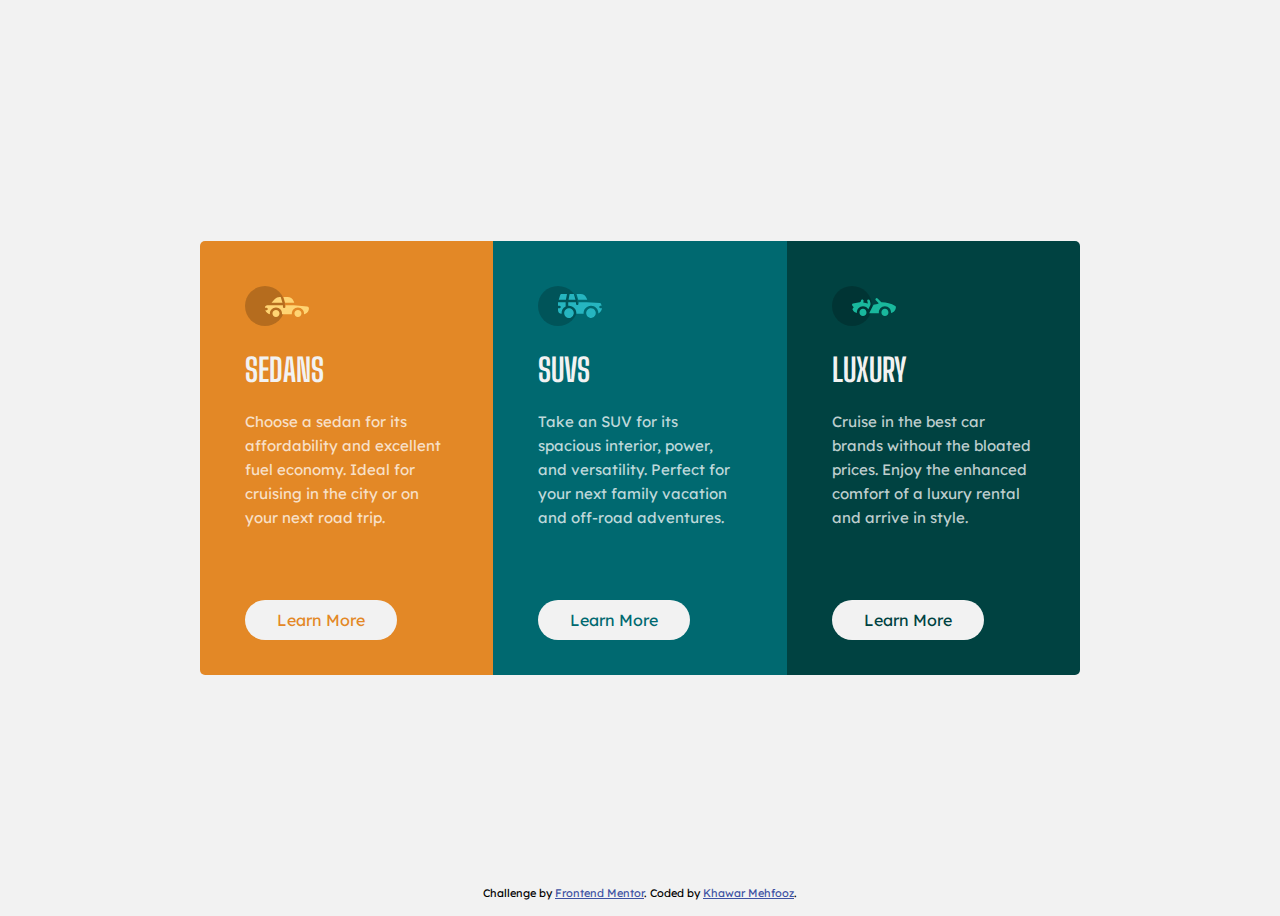
<file: 3-column-preview-card-component/index.html>
<!DOCTYPE html>
<html lang="en">
  <head>
    <meta charset="UTF-8" />
    <meta name="viewport" content="width=device-width, initial-scale=1.0" />
    <!-- displays site properly based on user's device -->

    <link
      rel="icon"
      type="image/png"
      sizes="32x32"
      href="./images/favicon-32x32.png"
    />

    <title>Frontend Mentor | 3-column preview card component</title>

    <!-- css -->
    <link rel="stylesheet" href="./style.css" />
  </head>
  <body>
    <main>
      <article class="card orange">
        <img src="./images/icon-sedans.svg" alt="sedan-icon" class="icon" />
        <h1 class="title">Sedans</h1>
        <p class="description">
          Choose a sedan for its affordability and excellent fuel economy. Ideal
          for cruising in the city or on your next road trip.
        </p>
        <a href="#" class="link orange-link">Learn More</a>
      </article>
      <article class="card dark-cyan">
        <img src="./images/icon-suvs.svg" alt="suvs-icon" class="icon" />
        <h1 class="title">Suvs</h1>
        <p class="description">
          Take an SUV for its spacious interior, power, and versatility. Perfect
          for your next family vacation and off-road adventures.
        </p>
        <a href="#" class="link dark-cyan-link">Learn More</a>
      </article>
      <article class="card very-dark-cyan">
        <img src="./images/icon-luxury.svg" alt="luxury-icon" class="icon" />
        <h1 class="title">Luxury</h1>
        <p class="description">
          Cruise in the best car brands without the bloated prices. Enjoy the
          enhanced comfort of a luxury rental and arrive in style.
        </p>
        <a href="#" class="link very-dark-cyan-link">Learn More</a>
      </article>
    </main>

    <footer class="attribution">
      Challenge by
      <a href="https://www.frontendmentor.io?ref=challenge" target="_blank"
        >Frontend Mentor</a
      >. Coded by <a href="https://khawar.io">Khawar Mehfooz</a>.
    </footer>
  </body>
</html>
</file>
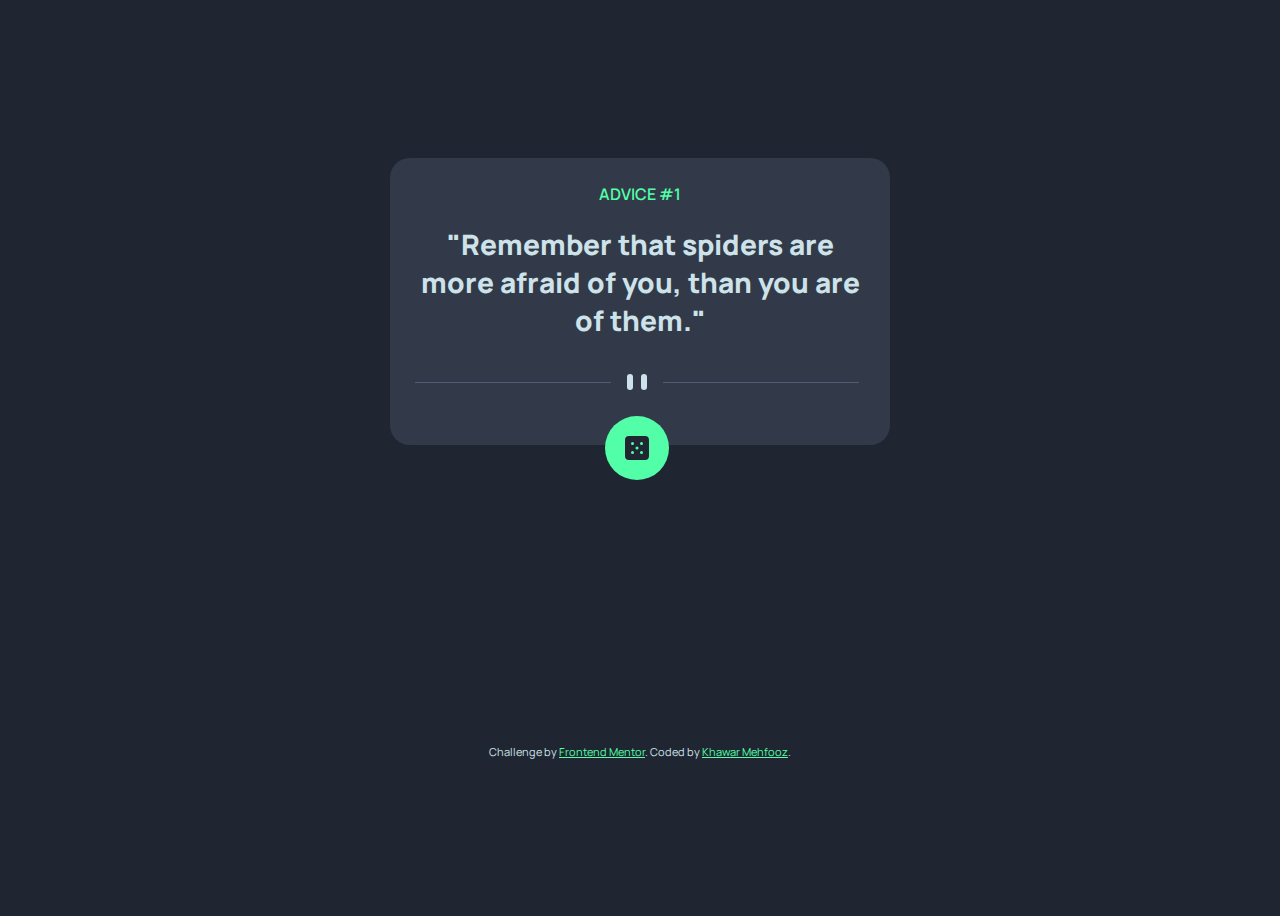
<file: advice-generator-app/index.html>
<!DOCTYPE html>
<html lang="en">
  <head>
    <meta charset="UTF-8" />
    <meta name="viewport" content="width=device-width, initial-scale=1.0" />
    <!-- displays site properly based on user's device -->

    <link
      rel="icon"
      type="image/png"
      sizes="32x32"
      href="./images/favicon-32x32.png"
    />

    <title>Frontend Mentor | Advice generator app</title>
    <!-- css -->
    <link rel="stylesheet" href="./style.css" />
    <!-- JavaScript -->
    <script defer src="./script.js"></script>
  </head>
  <body>
    <main>
      <div id="advice-id">ADVICE #1</div>
      <div id="advice-content">
        "Remember that spiders are more afraid of you, than you are of them."
      </div>
      <div class="divider">
        <img
          id="divider-icon"
          src="./images/pattern-divider-desktop.svg"
          alt=""
        />
      </div>
      <div id="btn">
        <img id="dice-icon" src="./images/icon-dice.svg" alt="" />
      </div>
    </main>
    <div class="attribution">
      Challenge by
      <a href="https://www.frontendmentor.io?ref=challenge" target="_blank"
        >Frontend Mentor</a
      >. Coded by <a href="#">Khawar Mehfooz</a>.
    </div>
  </body>
</html>
</file>
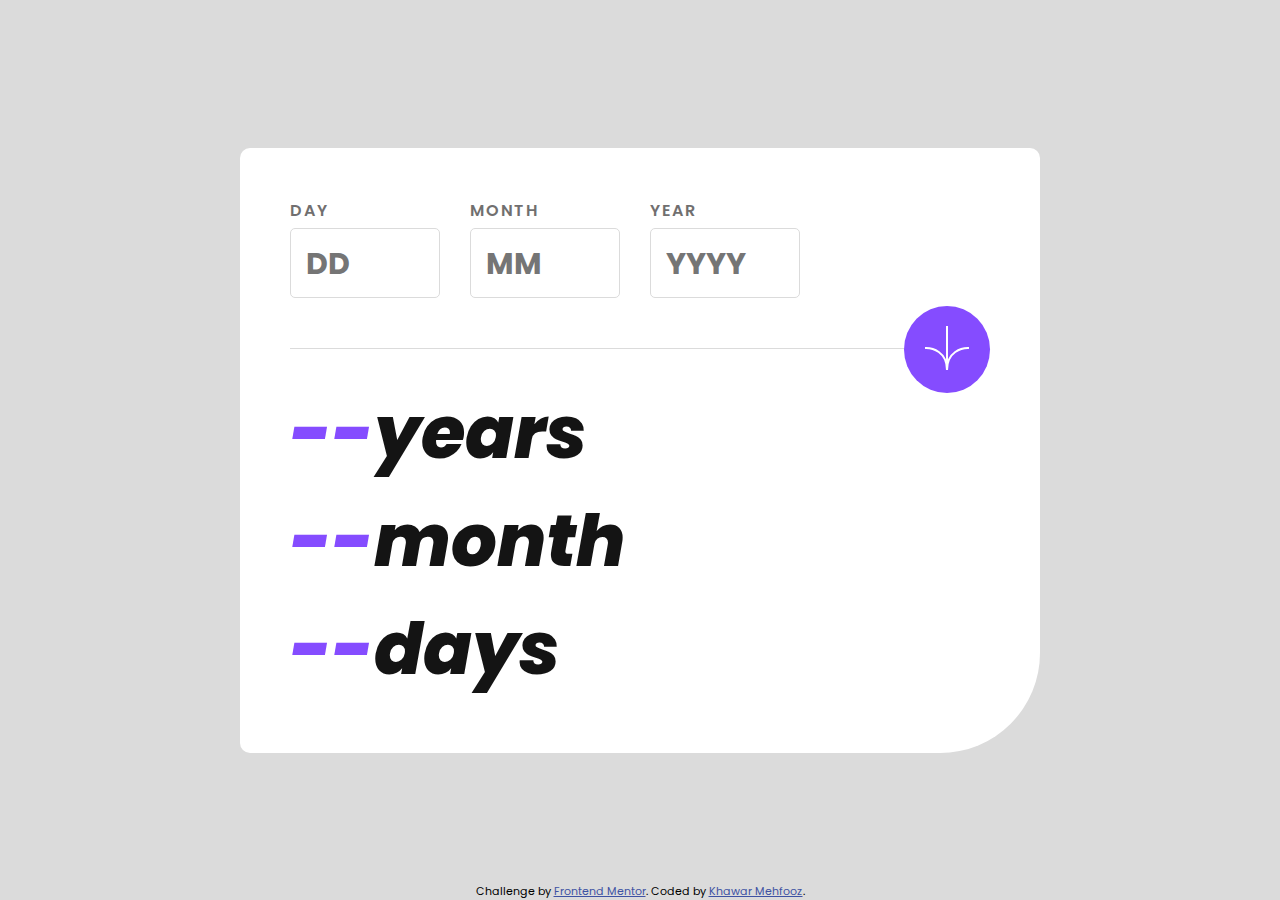
<file: age-calculator-app/index.html>
<!DOCTYPE html>
<html lang="en">
  <head>
    <meta charset="UTF-8" />
    <meta name="viewport" content="width=device-width, initial-scale=1.0" />
    <!-- displays site properly based on user's device -->

    <link
      rel="icon"
      type="image/png"
      sizes="32x32"
      href="./assets/images/favicon-32x32.png"
    />
    <!-- Stylesheet -->
    <link rel="stylesheet" href="./scripts/style.css" />
    <!-- Scripts -->
    <script defer src="./scripts/script.js"></script>

    <title>Frontend Mentor | Age calculator app</title>
  </head>
  <body>
    <main>
      <form action="">
        <div class="form-container">
          <div class="form-group">
            <label for="day">Day</label>
            <input
              type="number"
              name=""
              id="day"
              required
              placeholder="DD"
              min="1"
              max="31"
            />
            <span class="error"></span>
          </div>
          <div class="form-group">
            <label for="day">Month</label>
            <input
              type="number"
              name=""
              id="month"
              required
              placeholder="MM"
              min="1"
              max="12"
            />
            <span class="error"></span>
          </div>
          <div class="form-group">
            <label for="day">Year</label>
            <input
              type="number"
              name=""
              id="year"
              required
              placeholder="YYYY"
              min="1900"
              max="2023"
            />
            <span class="error"></span>
          </div>
        </div>
      </form>
      <div class="btn-div">
        <button id="calc-btn">
          <img id="arrow-img" src="./assets/images/icon-arrow.svg" alt="" />
        </button>
      </div>
      <div class="date-container">
        <div class="date-group">
          <span id="output-year" class="blank-field">--</span>
          <p class="date">years</p>
        </div>
        <div class="date-group">
          <span id="output-month" class="blank-field">--</span>
          <p class="date">month</p>
        </div>
        <div class="date-group">
          <span id="output-day" class="blank-field">--</span>
          <p class="date">days</p>
        </div>
      </div>
    </main>

    <!-- Day DD Month MM Year YYYY -- years -- months -- days -->

    <footer class="attribution">
      Challenge by
      <a href="https://www.frontendmentor.io?ref=challenge" target="_blank"
        >Frontend Mentor</a
      >. Coded by
      <a href="https://twitter.com/KhawarMehfooz">Khawar Mehfooz</a>.
    </footer>
  </body>
</html>
</file>
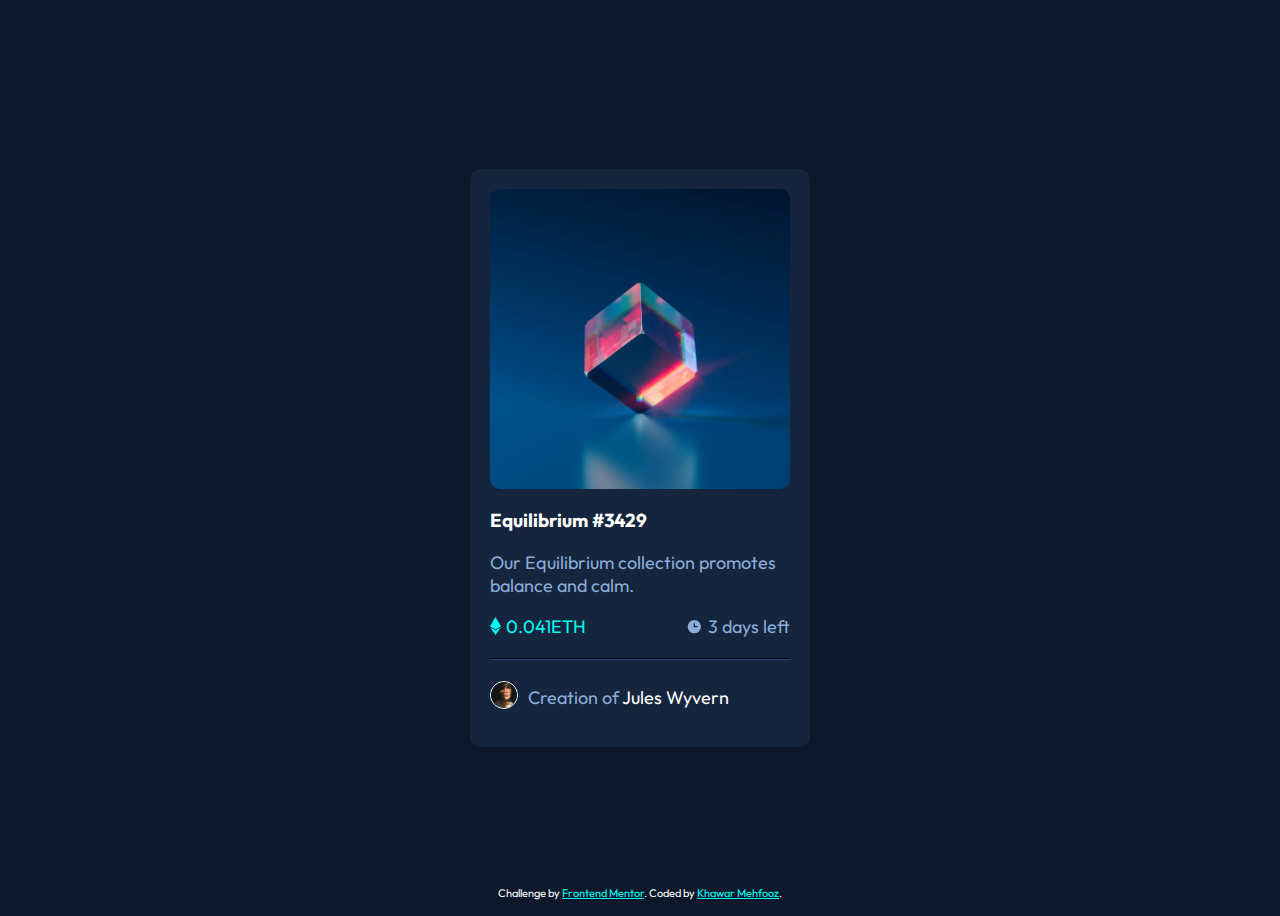
<file: nft-preview-card-component/index.html>
<!DOCTYPE html>
<html lang="en">
  <head>
    <meta charset="UTF-8" />
    <meta name="viewport" content="width=device-width, initial-scale=1.0" />
    <!-- displays site properly based on user's device -->

    <link
      rel="icon"
      type="image/png"
      sizes="32x32"
      href="./images/favicon-32x32.png"
    />

    <title>Frontend Mentor | NFT preview card component</title>
    <link rel="stylesheet" href="./style.css" />
  </head>
  <body>
    <main>
      <div class="img-container">
        <div class="main-img"></div>
        <img src="./images/icon-view.svg" alt="" class="view-icon" />
      </div>
      <div class="content">
        <h3 class="title">Equilibrium #3429</h3>
        <p class="description">
          Our Equilibrium collection promotes balance and calm.
        </p>
        <div class="price-container">
          <div class="left">
            <img class="eth" src="./images/icon-ethereum.svg" alt="" />
            <span class="price">0.041ETH</span>
          </div>
          <div class="right">
            <img class="clock-icon" src="./images/icon-clock.svg" alt="" />
            <span class="time">3 days left</span>
          </div>
        </div>
        <hr />
        <div class="author-container">
          <div class="author-profile">
            <img class="author-img" src="./images/image-avatar.png" alt="" />
          </div>
          <div class="author-details">
            <p>Creation of <span class="author-name">Jules Wyvern</span></p>
          </div>
        </div>
      </div>
    </main>

    <div class="attribution">
      Challenge by
      <a href="https://www.frontendmentor.io?ref=challenge" target="_blank"
        >Frontend Mentor</a
      >. Coded by <a href="https://khawar.io">Khawar Mehfooz</a>.
    </div>
  </body>
</html>
</file>
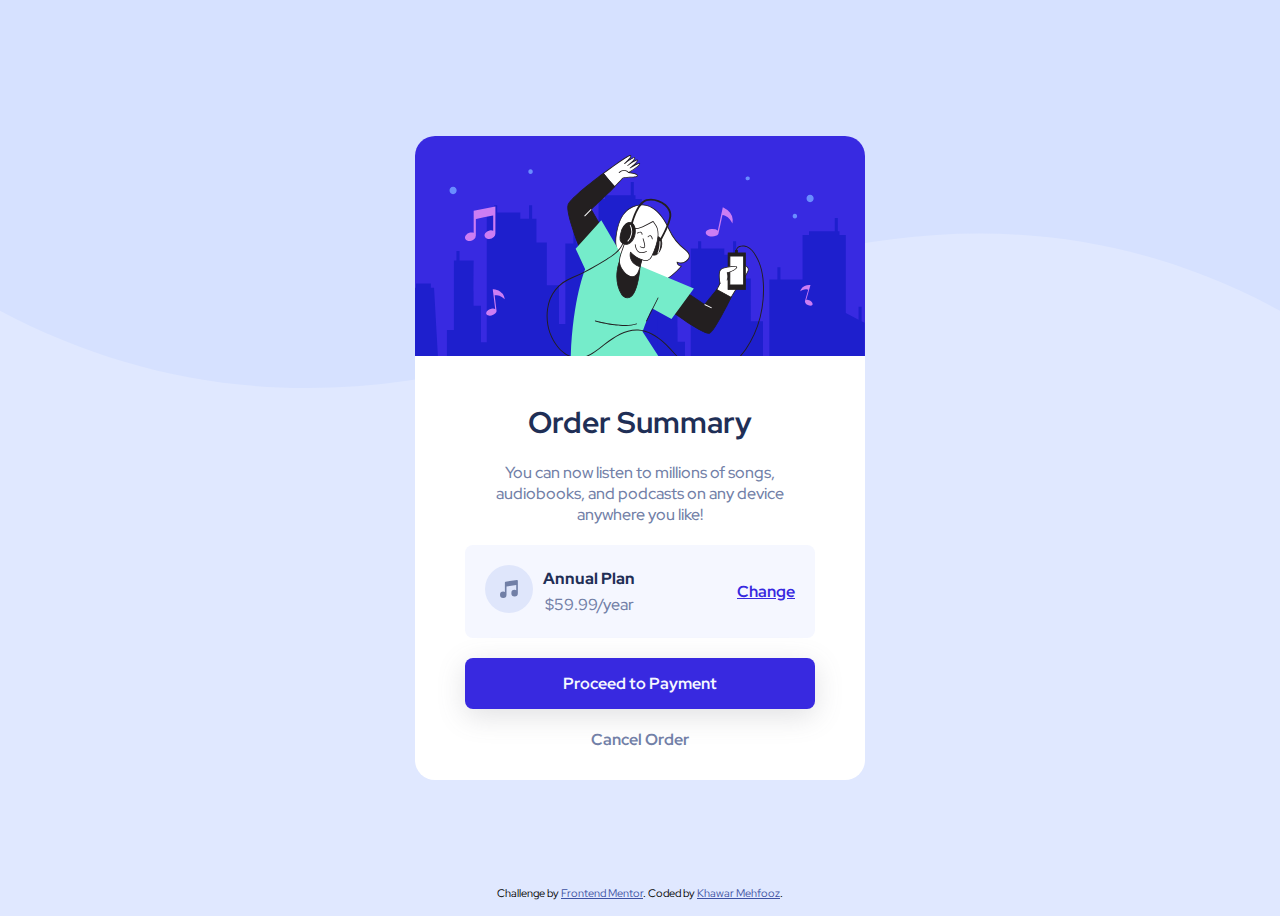
<file: order-summary-component/index.html>
<!DOCTYPE html>
<html lang="en">
  <head>
    <meta charset="UTF-8" />
    <meta name="viewport" content="width=device-width, initial-scale=1.0" />
    <!-- displays site properly based on user's device -->

    <link
      rel="icon"
      type="image/png"
      sizes="32x32"
      href="./images/favicon-32x32.png"
    />

    <title>Frontend Mentor | Order summary card</title>

    <link rel="stylesheet" href="./style.css" />
  </head>
  <body>
    <main>
      <div class="header">
        <img
          id="header-img"
          src="./images/illustration-hero.svg"
          alt="Hero Illustration"
        />
      </div>
      <div class="summary-container">
        <h1 id="title">Order Summary</h1>
        <p id="description">
          You can now listen to millions of songs, audiobooks, and podcasts on
          any device anywhere you like!
        </p>
        <div class="price-container">
          <div class="left">
            <div class="icon-container">
              <img
                id="music-icon"
                src="./images/icon-music.svg"
                alt=" Music Icon"
              />
            </div>
            <div class="time-container">
              <p class="time">Annual Plan</p>
              <p class="price">$59.99/year</p>
            </div>
          </div>

          <div class="right">
            <a id="change-link" href="#">Change</a>
          </div>
        </div>
        <a href="#" class="btn-payment">Proceed to Payment</a>
        <a href="#" class="cancel-btn">Cancel Order</a>
      </div>
    </main>

    <div class="attribution">
      Challenge by
      <a href="https://www.frontendmentor.io?ref=challenge" target="_blank"
        >Frontend Mentor</a
      >. Coded by <a href="https://khawar.io">Khawar Mehfooz</a>.
    </div>
  </body>
</html>
</file>
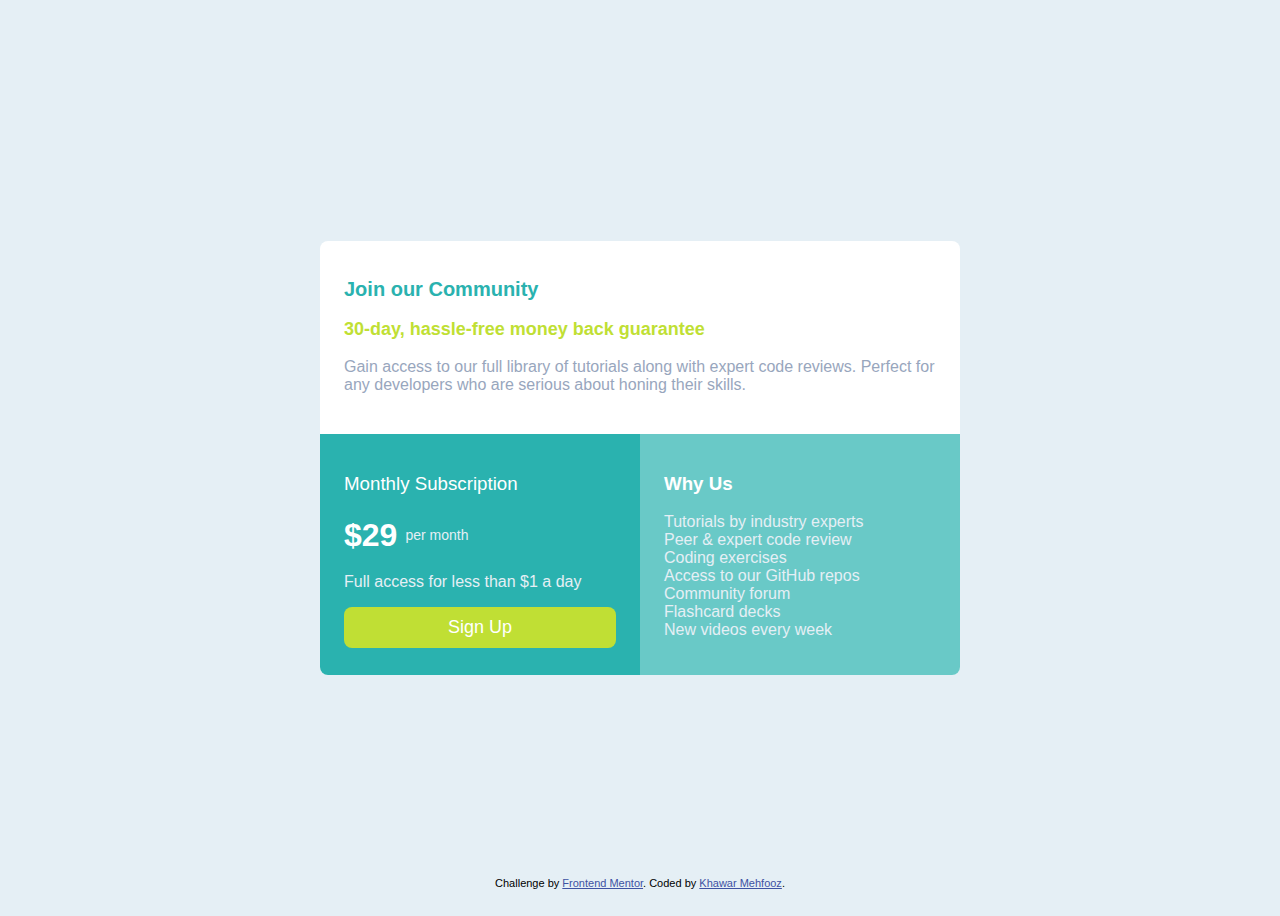
<file: single-price-grid-component/index.html>
<!DOCTYPE html>
<html lang="en">
  <head>
    <meta charset="UTF-8" />
    <meta name="viewport" content="width=device-width, initial-scale=1.0" />
    <!-- displays site properly based on user's device -->

    <link
      rel="icon"
      type="image/png"
      sizes="32x32"
      href="./images/favicon-32x32.png"
    />
    <link rel="stylesheet" href="./styles.css" />
    <title>Frontend Mentor | Single Price Grid Component</title>
  </head>
  <body>
    <main>
      <article class="top-section">
        <h1 class="title">Join our Community</h1>
        <h3 class="sub-heading">30-day, hassle-free money back guarantee</h3>
        <p class="normal-text">
          Gain access to our full library of tutorials along with expert code
          reviews. Perfect for any developers who are serious about honing their
          skills.
        </p>
      </article>
      <article class="flex">
        <div class="left">
          <h3>Monthly Subscription</h3>
          <div class="price-container">
            <h2 class="price">$29</h2>
            <p class="time-period">per month</p>
          </div>
          <p class="text-light">Full access for less than $1 a day</p>
          <button class="btn">Sign Up</button>
        </div>
        <div class="right">
          <h3>Why Us</h3>
          <ul>
            <li>Tutorials by industry experts</li>
            <li>Peer & expert code review</li>
            <li>Coding exercises</li>
            <li>Access to our GitHub repos</li>
            <li>Community forum</li>
            <li>Flashcard decks</li>
            <li>New videos every week</li>
          </ul>
        </div>
      </article>
    </main>
    <footer>
      <p class="attribution">
        Challenge by
        <a href="https://www.frontendmentor.io?ref=challenge" target="_blank"
          >Frontend Mentor</a
        >. Coded by <a href="https://khawar.io">Khawar Mehfooz</a>.
      </p>
    </footer>
  </body>
</html>
</file>
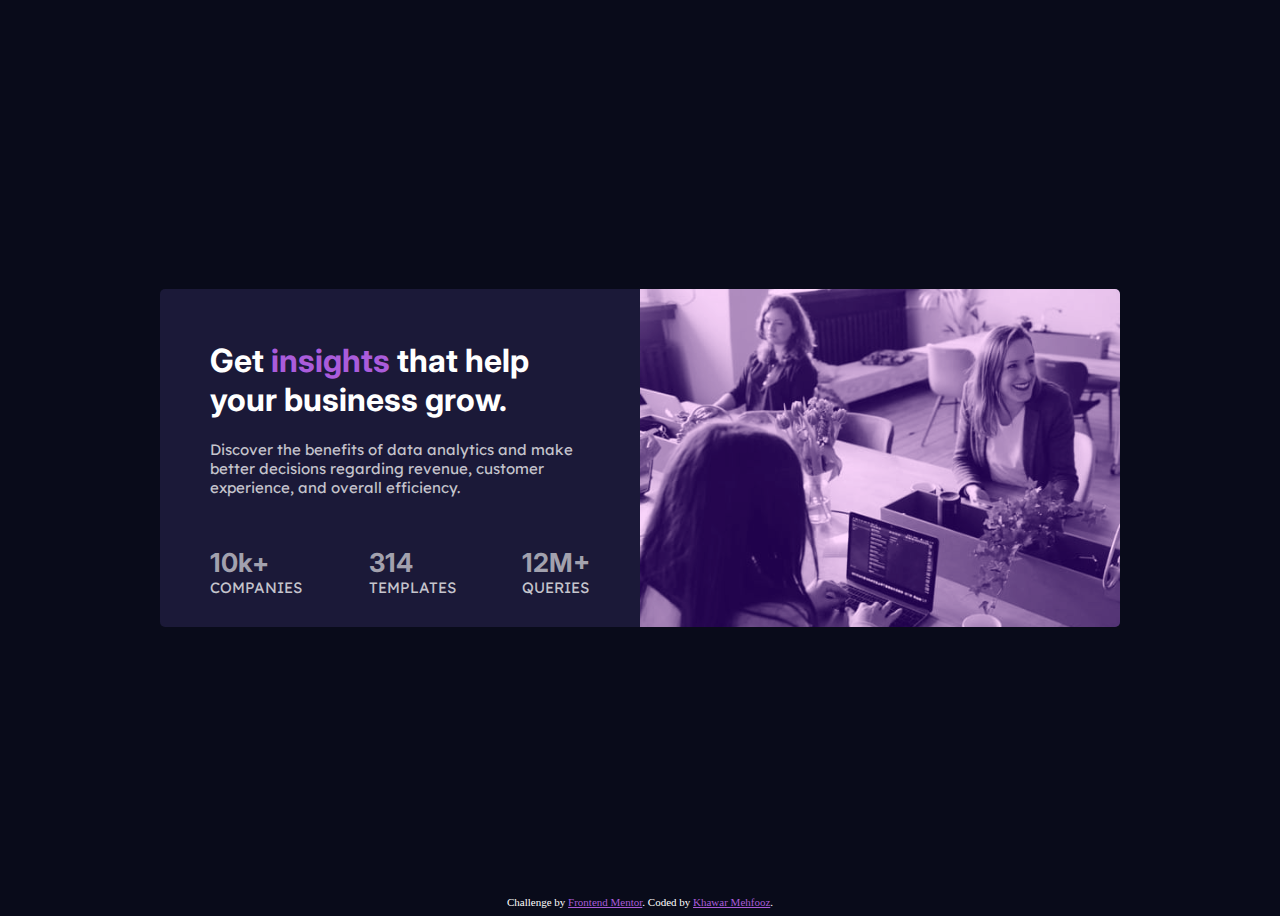
<file: stats-preview-card-component/index.html>
<!DOCTYPE html>
<html lang="en">
  <head>
    <meta charset="UTF-8" />
    <meta name="viewport" content="width=device-width, initial-scale=1.0" />
    <!-- displays site properly based on user's device -->

    <link
      rel="icon"
      type="image/png"
      sizes="32x32"
      href="./images/favicon-32x32.png"
    />

    <title>Frontend Mentor | Stats preview card component</title>

    <!-- css -->
    <link rel="stylesheet" href="./style.css" />
  </head>
  <body>
    <main>
      <div class="card-left">
        <h1 id="title">
          Get <span id="accent">insights</span> that help your business grow.
        </h1>
        <p id="description">
          Discover the benefits of data analytics and make better decisions
          regarding revenue, customer experience, and overall efficiency.
        </p>
        <div class="stat-container">
          <div class="col">
            <h2 class="col-title">10k+</h2>
            <p class="col-text">companies</p>
          </div>
          <div class="col">
            <h2 class="col-title">314</h2>
            <p class="col-text">templates</p>
          </div>
          <div class="col">
            <h2 class="col-title">12M+</h2>
            <p class="col-text">queries</p>
          </div>
        </div>
      </div>
      <div class="card-right"></div>
    </main>

    <div class="attribution">
      Challenge by
      <a href="https://www.frontendmentor.io?ref=challenge" target="_blank"
        >Frontend Mentor</a
      >. Coded by <a role="link" href="https://khawar.io">Khawar Mehfooz</a>.
    </div>
  </body>
</html>
</file>
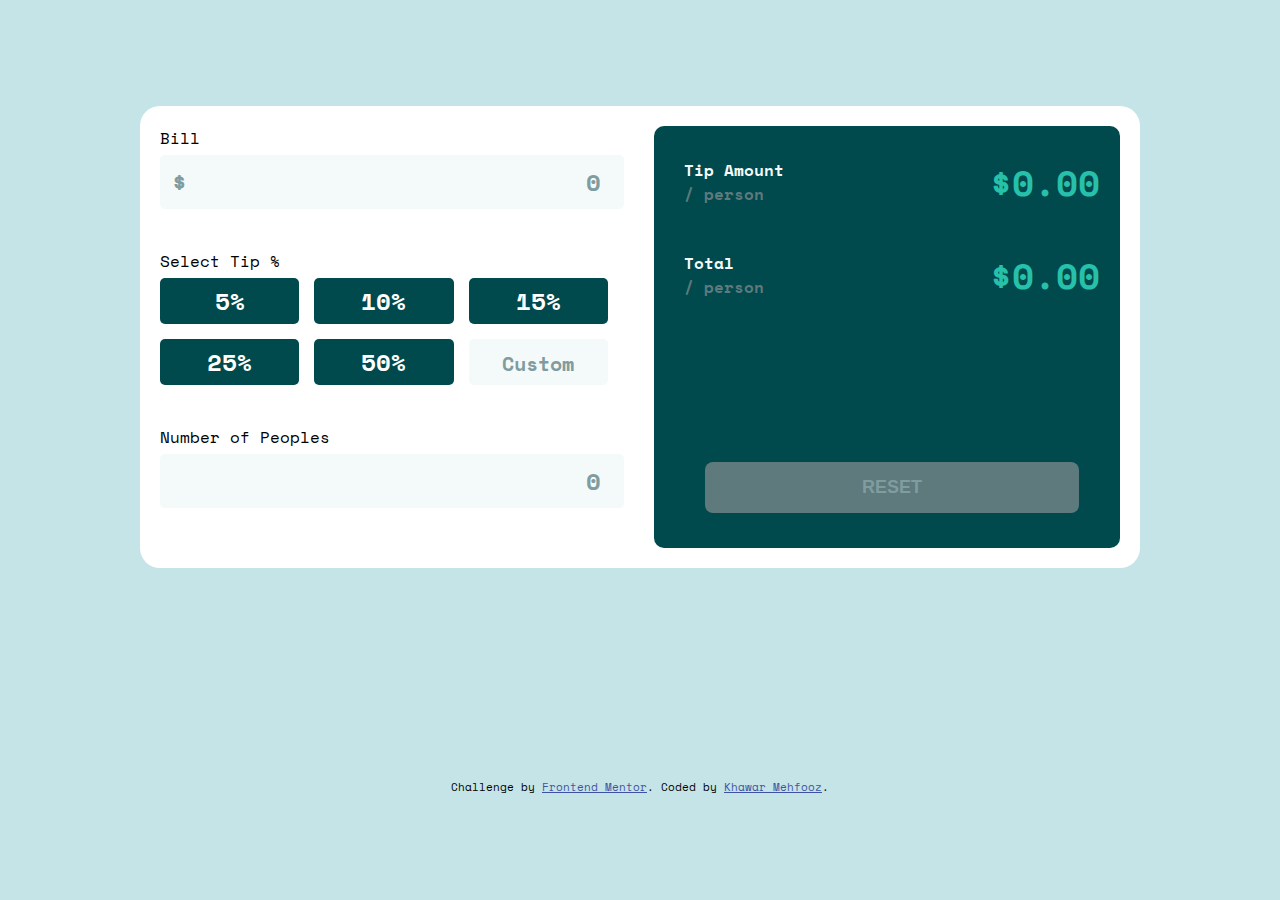
<file: tip-calculator-app/index.html>
<!DOCTYPE html>
<html lang="en">
  <head>
    <meta charset="UTF-8" />
    <meta name="viewport" content="width=device-width, initial-scale=1.0" />
    <!-- displays site properly based on user's device -->

    <link
      rel="icon"
      type="image/png"
      sizes="32x32"
      href="./images/favicon-32x32.png"
    />
    <!-- Style Sheet -->
    <link rel="stylesheet" href="./assets/css/style.css" />
    <!-- fontawwesone -->
    <link
      rel="stylesheet"
      href="https://cdnjs.cloudflare.com/ajax/libs/font-awesome/6.4.0/css/all.min.css"
      integrity="sha512-iecdLmaskl7CVkqkXNQ/ZH/XLlvWZOJyj7Yy7tcenmpD1ypASozpmT/E0iPtmFIB46ZmdtAc9eNBvH0H/ZpiBw=="
      crossorigin="anonymous"
      referrerpolicy="no-referrer"
    />
    <!-- JavaScript -->
    <script defer src="./assets/js/script.js"></script>

    <title>Frontend Mentor | Tip calculator app</title>
  </head>
  <body>
    <main>
      <div class="left">
        <div class="form-group">
          <div class="label-group">
            <label for="bill">Bill </label>
            <span class="error-msg" id="bill-error">Can't be Zero</span>
          </div>
          <div class="input-group">
            <span>$</span>
            <input
              type="text"
              pattern="^[0-9]+(\.[0-9]+)?$"
              inputmode="numeric"
              dir="rtl"
              id="bill"
              placeholder="0"
              min="10"
              max="9999"
            />
          </div>
        </div>
        <div class="form-group">
          <div class="tip-group-container">
            <label for="select-tip">Select Tip % </label>
            <div class="tip-group">
              <button id="five-percent-tip" class="select-tip-btn">5%</button>
              <button id="ten-percent-tip" class="select-tip-btn">10%</button>
              <button id="fifteen-percent-tip" class="select-tip-btn">
                15%
              </button>
              <button id="twentyfive-percent-tip" class="select-tip-btn">
                25%
              </button>
              <button id="fifty-percent-tip" class="select-tip-btn">50%</button>
              <input
                class="select-tip-btn"
                type="text"
                id="custom-input"
                placeholder="Custom"
              />
            </div>
          </div>
        </div>
        <div class="form-group">
          <div class="label-group">
            <label for="people">Number of Peoples </label>
            <span id="error-msg" class="error-msg">Can't be Zero</span>
          </div>
          <div class="input-group">
            <i class="fa-solid fa-user"></i>
            <input
              type="text"
              pattern="^[0-9]+(\.[0-9]+)?$"
              inputmode="numeric"
              dir="rtl"
              id="people"
              placeholder="0"
              min="1"
              max="18"
            />
          </div>
        </div>
      </div>
      <div class="right">
        <div class="amount-div">
          <div class="amount-left">
            <p class="mini-title">Tip Amount</p>
            <span class="mini-description">/ person</span>
          </div>
          <div id="tip-amount" class="amount">$0.00</div>
        </div>
        <div class="amount-div">
          <div class="amount-left">
            <p class="mini-title">Total</p>
            <span class="mini-description">/ person</span>
          </div>
          <div id="total-amount" class="amount">$0.00</div>
        </div>
        <div class="btn-reset-container">
          <button id="reset-btn">RESET</button>
        </div>
      </div>
    </main>
    <!-- Bill Select Tip % 5% 10% 15% 25% 50% Custom Number of People Tip Amount /
    person Total / person Reset -->

    <div class="attribution">
      Challenge by
      <a href="https://www.frontendmentor.io?ref=challenge" target="_blank"
        >Frontend Mentor</a
      >. Coded by <a href="https://khawar.io/">Khawar Mehfooz</a>.
    </div>
  </body>
</html>
</file>
<file: 3-column-preview-card-component/style.css>
@import url("https://fonts.googleapis.com/css2?family=Big+Shoulders+Display:wght@700&family=Lexend+Deca&display=swap");

:root {
  --bright-orange: hsl(31, 77%, 52%);
  --dark-cyan: hsl(184, 100%, 22%);
  --very-dark-cyan: hsl(179, 100%, 13%);
  --paragraph-color: hsla(0, 0%, 100%, 0.75);
  --heading-color: hsl(0, 0%, 95%);
}
body {
  height: 100vh;
  display: grid;
  place-items: center;
  background-color: var(--heading-color);
}
main {
  width: min(90%, 55rem);
  display: grid;
  grid-template-columns: repeat(3, 1fr);
}
.card {
  padding: 45px;
}
.orange {
  background-color: var(--bright-orange);
  border-radius: 5px 0 0 5px;
}
.dark-cyan {
  background-color: var(--dark-cyan);
}
.very-dark-cyan {
  background-color: var(--very-dark-cyan);
  border-radius: 0 5px 5px 0;
}
.title {
  font-family: "Big Shoulders Display", cursive;
  text-transform: uppercase;
  font-weight: 700;
  font-size: 32px;
  color: var(--heading-color);
}
.description {
  font-family: "Lexend Deca", sans-serif;
  color: var(--paragraph-color);
  font-size: 15px;
  line-height: 1.6;
  margin-bottom: 80px;
}
.link {
  /* display: block; */
  background-color: var(--heading-color);
  padding: 8px 30px;
  font-family: "Lexend Deca", sans-serif;
  text-decoration: none;
  border: 2px solid transparent;
  border-radius: 20px;
}
.link:hover {
  cursor: pointer;
  border-color: var(--heading-color);
  color: var(--heading-color);
  background-color: transparent;
}
.orange-link {
  color: var(--bright-orange);
}
.dark-cyan-link {
  color: var(--dark-cyan);
}
.very-dark-cyan-link {
  color: var(--very-dark-cyan);
}

/* Attribution */
.attribution {
  font-family: "Lexend Deca", sans-serif;
  position: absolute;
  bottom: 0;
  font-size: 11px;
  text-align: center;
}
.attribution a {
  color: hsl(228, 45%, 44%);
}
@media only screen and (max-width: 766px) {
  body {
    height: auto;
  }
  main {
    grid-template-columns: 1fr;
    position: relative;
  }
  .orange {
    background-color: var(--bright-orange);
    border-radius: 5px 5px 0 0;
  }
  .very-dark-cyan {
    background-color: var(--very-dark-cyan);
    border-radius: 0 0 5px 5px;
  }
  .attribution {
    position: relative;
    margin-top: 20px;
  }
}
</file>
<file: advice-generator-app/style.css>
@import url("https://fonts.googleapis.com/css2?family=Manrope:wght@200;300;400;500;600;700;800&display=swap");
:root {
  --light-cyan: hsl(193, 38%, 86%);
  --neon-green: hsl(150, 100%, 66%);
  --grayish-blue: hsl(217, 19%, 38%);
  --dark-grayish-blue: hsl(217, 19%, 24%);
  --dark-blue: hsl(218, 23%, 16%);
}
html {
  font-family: "Manrope", sans-serif;
}
* {
  box-sizing: border-box;
}
body {
  background-color: var(--dark-blue);
  display: grid;
  place-items: center;
  height: 100vh;
  position: relative;
}
/* Main */
main {
  background-color: var(--dark-grayish-blue);
  text-align: center;
  padding: 25px;
  width: min(500px, 95%);
  border-radius: 20px;
  position: relative;
}
#advice-id {
  color: var(--neon-green);
  font-weight: 600;
}
#advice-content {
  color: var(--light-cyan);
  font-size: 28px;
  font-weight: 800;
  text-align: center;
  margin: 20px 0;
}
/* Divider */
.divider {
  margin: 30px 0;
  display: flex;
  align-items: center;
  position: relative;
}
hr {
  position: relative;
  width: 80%;
}
#divider-icon {
  position: relative;
  margin-top: 5px;
  background-color: var(--dark-grayish-blue);
  width: auto;
}
/* Dice Icon */
#btn {
  position: absolute;
  background-color: var(--neon-green);
  padding: 20px;
  border-radius: 50%;
  display: flex;
  align-items: center;
  justify-content: center;
  top: 90%;
  left: 43%;
}
#btn:hover {
  cursor: pointer;
  box-shadow: 0 5px 15px var(--neon-green);
  border-radius: 50%;
}
#btn:active {
  border-radius: 50%;
}
#btn:focus {
  border-radius: 50%;
}

/* Attribution */
.attribution {
  font-size: 11px;
  text-align: center;
  color: var(--light-cyan);
}
.attribution a {
  color: var(--neon-green);
}
</file>
<file: age-calculator-app/scripts/style.css>
@import url("https://fonts.googleapis.com/css2?family=Poppins:ital,wght@0,200;0,300;0,400;0,500;0,600;0,700;0,800;0,900;1,400;1,500;1,600;1,700;1,800;1,900&display=swap");
:root {
  --purple: hsl(259, 100%, 65%);
  --light-red: hsl(0, 100%, 67%);
  --white: hsl(0, 0%, 100%);
  --off-white: hsl(0, 0%, 94%);
  --light-grey: hsl(0, 0%, 86%);
  --smokey-grey: hsl(0, 1%, 44%);
  --off-black: hsl(0, 0%, 8%);
}
html {
  font-family: "Poppins", sans-serif;
}
* {
  margin: 0;
  padding: 0;
  box-sizing: border-box;
}
body {
  display: grid;
  place-items: center;
  height: 100vh;
  background-color: var(--light-grey);
}
/* Main */
main {
  background-color: var(--white);
  padding: 50px;
  border-radius: 10px 10px 100px 10px;
  width: min(800px, 95%);
}
/* Form */
.form-container {
  display: flex;
  gap: 30px;
  /* justify-content: space-around; */
  padding-bottom: 50px;
  position: relative;
}

/* Label Styles */
label {
  display: block;
  text-transform: uppercase;
  color: var(--smokey-grey);
  font-weight: 600;
  margin-bottom: 5px;
  letter-spacing: 2px;
}
/* Input Styles */
input[type="number"] {
  outline: transparent;
  border: 1px solid var(--light-grey);
  font-size: 32px;
  width: 150px;
  border-radius: 5px;
  padding: 10px 15px;
  font-family: "Poppins", sans-serif;
}
input[type="number"]::placeholder {
  font-weight: 700;
  font-size: 30px;
}
/* Invalid Input */
input[type="number"]:invalid label {
  color: var(--light-red);
}
/* Error Styles */
.error {
  position: absolute;
  font-size: 14px;
  color: var(--light-red);
  display: block;
  /* margin-top: 10px; */
}
.btn-div {
  position: relative;
  display: flex;
  border-top: 1px solid var(--light-grey);
  justify-content: flex-end;
  width: 100%;
}
/* Button */
#calc-btn {
  background-color: var(--purple);
  outline: none;
  border-radius: 50%;
  border: none;
  padding: 20px;
  position: absolute;
  top: -43px;
  cursor: pointer;
}
/* Date Group */
.date-container {
  padding-top: 30px;
}

.date-group {
  display: flex;
  align-items: center;
}
.blank-field {
  color: var(--purple);
  font-weight: 800;
  font-size: 72px;
  font-style: italic;
}
.date {
  font-size: 72px;
  color: var(--off-black);
  font-weight: 800;
  font-style: italic;
}
/* Attribution */
.attribution {
  position: absolute;
  bottom: 0;
  font-size: 11px;
  text-align: center;
}
.attribution a {
  color: hsl(228, 45%, 44%);
}
@media only screen and (max-width: 766px) {
  .blank-field {
    font-size: 48px;
  }
  .date {
    font-size: 48px;
  }
  #arrow-img {
    height: 25px;
    width: 25px;
  }
  #calc-btn {
    padding: 10px;
    top: -25px;
  }
}
@media only screen and (max-width: 600px) {
  main {
    padding: 20px;
  }
  .form-container {
    gap: 15px;
    align-items: center;
    justify-content: center;
  }
  .btn-div {
    justify-content: center;
  }
  input[type="number"] {
    width: 110px;
    font-size: 28px;
    padding: 10px;
  }
  input[type="number"]::placeholder {
    font-weight: 700;
    font-size: 26px;
  }
  .error {
    font-size: 12px;
  }
  /* #calc-btn {
    top: 165px;
    left: 300px;
  } */
}
</file>
<file: nft-preview-card-component/style.css>
@import url("https://fonts.googleapis.com/css2?family=Outfit:wght@200;300;400;500;600;700;800;900&display=swap");
:root {
  --soft-blue: hsl(215, 51%, 70%);
  --cyan: hsl(178, 100%, 50%);
  --white: hsl(0, 0%, 100%);
  --blue-body: hsl(217, 54%, 11%);
  --blue-card: hsl(216, 50%, 16%);
  --blue-text: hsl(215, 32%, 27%);
}
html {
  font-family: "Outfit", sans-serif;
}

/* Body */
body {
  background-color: var(--blue-body);
  height: 100vh;
  display: grid;
  place-items: center;
}
/* main */
main {
  width: 300px;
  background-color: var(--blue-card);
  padding: 20px;
  border-radius: 10px;
}
.img-container {
  position: relative;
}
.main-img {
  position: relative;
  width: 100%;
  height: 300px;
  width: 300px;
  background-image: url(./images/image-equilibrium.jpg);
  object-fit: cover;
  background-size: cover;
  border-radius: 10px;
}
.view-icon {
  position: absolute;
  z-index: 1;
  top: 40%;
  left: 40%;
  display: none;
}
.main-img:hover {
  cursor: pointer;
  background-color: rgba(0, 255, 247, 0.2);
  background-blend-mode: overlay;
  transition: 0.2s ease-in-out;
  z-index: 1;
}
.main-img:hover + .view-icon {
  display: block;
}
/* Content */
.title {
  color: var(--white);
}
.title:hover {
  color: var(--cyan);
  cursor: pointer;
}
.description {
  color: var(--soft-blue);
  width: 100%;
  font-size: 18px;
}
.price-container {
  display: flex;
  align-items: center;
  justify-content: space-between;
}
.left {
  display: flex;
  align-items: center;
  gap: 5px;
  color: var(--cyan);
  font-size: 18px;
}
.right {
  display: flex;
  align-items: center;
  gap: 5px;
  color: var(--soft-blue);
  font-size: 18px;
}
hr {
  margin-top: 20px;
  border-color: var(--blue-body);
}
/* Author Container */
.author-container {
  display: flex;
  align-items: center;
  gap: 10px;
}
.author-img {
  width: 26px;
  border: 1px solid var(--white);
  border-radius: 50%;
}
.author-details {
  font-size: 18px;
}
.author-details p {
  color: var(--soft-blue);
}
.author-name {
  color: var(--white);
}
.author-name:hover {
  color: var(--cyan);
  cursor: pointer;
}

/* Attribution */
.attribution {
  position: absolute;
  bottom: 0;
  font-size: 11px;
  text-align: center;
  color: white;
}
.attribution a {
  color: var(--cyan);
}
</file>
<file: order-summary-component/style.css>
@import url("https://fonts.googleapis.com/css2?family=Red+Hat+Display:ital,wght@0,300;0,400;0,500;0,600;0,700;0,800;0,900;1,300;1,400;1,500;1,600;1,700;1,800;1,900&display=swap");
:root {
  --pale-blue: hsl(225, 100%, 94%);
  --bright-blue: hsl(245, 75%, 52%);
  --hover-color: hsl(245, 81%, 68%);
  --very-pale-blue: hsl(225, 100%, 98%);
  --desaturated-blue: hsl(224, 23%, 55%);
  --dark-blue: hsl(223, 47%, 23%);
}
html {
  font-family: "Red Hat Display", sans-serif;
}
* {
  box-sizing: border-box;
}
body {
  height: 100vh;
  display: grid;
  place-items: center;
  background-image: url(./images/pattern-background-desktop.svg);
  background-repeat: no-repeat;
  background-size: contain;
  background-color: var(--pale-blue);
}
main {
  width: min(450px, 95%);
  background-color: white;
  border-radius: 20px;
}
#header {
  position: relative;
}
#header-img {
  border-radius: 20px 20px 0 0;
  object-fit: cover;
  position: relative;
  width: 100%;
}
.summary-container {
  text-align: center;
  padding: 20px 50px;
}
#title {
  color: var(--dark-blue);
  font-size: 30px;

}
#description {
  /* width: 50%; */
  margin-inline: auto;
  color: var(--desaturated-blue);
  font-weight: 500;
  margin-bottom: 20px;
}
/* Price Container */
.price-container {
  display: flex;
  background-color: var(--very-pale-blue);
  align-items: center;
  justify-content: space-between;
  padding: 20px;
  border-radius: 8px;
}
.left {
  display: flex;
  align-items: center;
  gap: 10px;
}
.time-container {
  display: flex;
  flex-direction: column;
  align-items: center;
  gap: 5px;
}
.time-container p {
  padding: 0;
  margin: 0;
}
.time {
  font-weight: 800;
  color: var(--dark-blue);
}
.price {
  color: var(--desaturated-blue);
  font-weight: 500;
}
#change-link {
  color: var(--bright-blue);
  font-weight: bold;
}
#change-link:hover {
  color: var(--hover-color);
}
.btn-payment {
  background-color: var(--bright-blue);
  color: var(--very-pale-blue);
  text-decoration: none;
  display: block;
  margin-top: 20px;
  padding: 15px 0;
  border-radius: 8px;
  font-family: "Red Hat Display", sans-serif;
  font-weight: bold;
  box-shadow: rgba(100, 100, 111, 0.2) 0px 7px 29px 0px;
}
.btn-payment:hover {
  background-color: var(--hover-color);
}
.cancel-btn {
  display: block;
  margin-top: 20px;
  color: var(--desaturated-blue);
  text-decoration: none;
  font-weight: bold;
  margin-bottom: 10px;
}
.cancel-btn:hover {
  color: var(--dark-blue);
}
/* Attribution */
.attribution {
  font-size: 11px;
  text-align: center;
  position: absolute;
  z-index: 1;
  bottom: 0;
}
.attribution a {
  color: hsl(228, 45%, 44%);
}
@media only screen and (max-width: 766px) {
  body {
    height: auto;
  }
  .summary-container {
    padding: 15px 30px;
  }
}
</file>
<file: single-price-grid-component/styles.css>
:root {
  --cyan: hsl(179, 62%, 43%);
  --bright-yellow: hsl(71, 73%, 54%);
  --light-gray: hsl(204, 43%, 93%);
  --grayish-blue: hsl(218, 22%, 67%);
}
* {
  box-sizing: border-box;
  /* margin: 0 */
}
html {
  font-family: "Poppins", sans-serif;
}
/* Body */
body {
  background-color: var(--light-gray);
  display: grid;
  place-items: center;
  min-height: 100vh;
}
/* Main */
main {
  width: min(40rem, 95%);
  background-color: white;
  border-radius: 8px;
}
.top-section {
  padding: 1.5rem;
}
.title {
  font-size: 20px;
  color: var(--cyan);
}
.sub-heading {
  color: var(--bright-yellow);
  font-size: 18px;
}
.normal-text {
  color: var(--grayish-blue);
}
/* Colums */
.flex {
  display: flex;
  width: 100%;
  /* justify-content: center; */
  /* align-items: center; */
}
/* left */
.left {
  background-color: var(--cyan);
  width: 50%;
  padding: 1.25rem 1.5rem;
  border-bottom-left-radius: 8px;
}
.left h3 {
  color: white;
  font-weight: 500;
}
.price-container {
  display: flex;
  align-items: center;
  gap: 8px;
}
.price {
  color: white;
  font-size: 2rem;
  margin: 0;
}
.time-period {
  color: var(--light-gray);
  font-size: 14px;
}
.text-light {
  color: var(--light-gray);
}
.btn {
  background-color: var(--bright-yellow);
  color: white;
  width: 100%;
  border: none;
  outline: none;
  padding: 10px 0;
  font-weight: 400;
  font-size: 18px;
  border-radius: 8px;
}
/* right */
.right {
  background-color: hsla(179, 62%, 43%, 0.7);
  width: 50%;
  border-bottom-right-radius: 8px;
  padding: 1.25rem 1.5rem;
}
.right h3 {
  color: white;
}
ul {
  padding: 0;
}
ul li {
  list-style-type: none;
  color: var(--light-gray);
}
/* Footer */
footer {
  position: absolute;
  bottom: 0;
}
.attribution {
  font-size: 11px;
  text-align: center;
}
.attribution a {
  color: hsl(228, 45%, 44%);
}
@media (max-width: 600px) {
  .flex {
    flex-direction: column;
  }
  .left,
  .right {
    width: 100%;
  }
  .left {
    border-radius: 0;
  }
  .right {
    border-radius: 0 0 8px 8px;
  }
  footer {
    position: relative;
  }
}
</file>
<file: stats-preview-card-component/style.css>
@import url("https://fonts.googleapis.com/css2?family=Inter:wght@400;700&family=Lexend+Deca&display=swap");
:root {
  --main-bg: hsl(233, 47%, 7%);
  --card-bg: hsl(244, 38%, 16%);
  --accent: hsl(277, 64%, 61%);
  --white: hsl(0, 0%, 100%);
  --main-paragraph: hsla(0, 0%, 100%, 0.75);
  --stat-heading: hsla(0, 0%, 100%, 0.6);
}
* {
  box-sizing: border-box;
}
/* Body
 */
body {
  background-color: var(--main-bg);
  height: 100vh;
  display: grid;
  place-items: center;
  position: relative;
}
/* main */
main {
  width: min(60rem, 95%);
  background-color: var(--card-bg);
  border-radius: 5px;
  display: flex;
}
/* Card-left */
.card-left {
  width: 50%;
  padding: 30px 50px;
}
#title {
  font-family: "Inter", sans-serif;
  color: var(--white);
  font-weight: 700;
}
#accent {
  color: var(--accent);
}
#description {
  font-size: 15px;
  color: var(--main-paragraph);
  font-family: "Lexend Deca", sans-serif;
}
.stat-container {
  margin-top: 50px;
  display: flex;
  align-items: center;
  justify-content: space-between;
}
.col-title {
  font-family: "Inter", sans-serif;
  color: var(--stat-heading);
  margin: 0;
  font-size: 26px;
  font-weight: 700;
}
.col-text {
  font-family: "Lexend Deca", sans-serif;
  font-size: 15px;
  margin: 0;
  color: var(--main-paragraph);
  text-transform: uppercase;
}
/* Card-right */
.card-right {
  width: 50%;
  background-image: url(./images/image-header-desktop.jpg);
  background-color: rgba(157, 89, 201, 0.5);
  background-repeat: no-repeat;
  background-size: cover;
  background-blend-mode: overlay;
  border-radius: 0 5px 5px 0;
}
/* Attribution */
.attribution {
  position: absolute;
  bottom: 0;
  font-size: 11px;
  text-align: center;
  color: var(--white);
}
.attribution a {
  color: var(--accent);
}
@media only screen and (max-width: 766px) {
  body {
    height: auto;
  }
  main {
    flex-direction: column-reverse;
  }
  .card-left {
    width: 100%;
    text-align: center;
    padding: 20px 30px;
  }
  .stat-container {
    flex-direction: column;
    gap: 40px;
  }
  .card-right {
    width: 100%;
    background-image: url(./images/image-header-mobile.jpg);
    height: 300px;
    border-radius: 5px 5px 0 0;
  }
  .attribution {
    position: relative;
    margin-top: 40px;
  }
}
</file>
<file: tip-calculator-app/assets/css/style.css>
@import url("https://fonts.googleapis.com/css2?family=Space+Mono:ital,wght@0,400;0,700;1,400;1,700&display=swap");
:root {
  --strong-cyan: hsl(172, 67%, 45%);
  --very-dark-cyan: hsl(183, 100%, 15%);
  --dark-grayish-cyan: hsl(186, 14%, 43%);
  --grayish-cyan: hsl(184, 14%, 56%);
  --light-grayish-cyan: hsl(185, 41%, 84%);
  --very-light-grayish-cyan: hsl(189, 41%, 97%);
  --white: hsl(0, 0%, 100%);
}
* {
  margin: 0;
  padding: 0;
  box-sizing: border-box;
}
html {
  font-family: "Space Mono", sans-serif;
}
body {
  display: grid;
  place-items: center;
  background-color: var(--light-grayish-cyan);
  height: 100vh;
}
main {
  background-color: var(--white);
  padding: 20px;
  border-radius: 20px;
  width: min(1000px, 95%);
  display: flex;
  gap: 30px;
  /* align-items: center; */
  position: relative;
  justify-content: space-between;
}
.left {
  width: 50%;
}
.form-group {
  margin-bottom: 40px;
}
label {
  display: block;
  margin-bottom: 5px;
}
.input-group {
  border: 2px solid transparent;
  border-radius: 5px;
  padding: 3px 10px;
  position: relative;
  display: flex;
  align-items: center;
  /* width: 50%; */
  background-color: var(--very-light-grayish-cyan);
}
.input-group span {
  font-size: 24px;
  color: var(--grayish-cyan);
  font-weight: 700;
}
.input-group i {
  color: var(--grayish-cyan);
}
input {
  padding: 3px 10px;
  font-family: "Space Mono", sans-serif;
  font-size: 24px;
  outline: transparent;
  border: 1px solid transparent;
  width: 100%;
  color: var(--very-dark-cyan);
  font-weight: 700;
  background-color: var(--very-light-grayish-cyan);
}
input::placeholder {
  color: var(--grayish-cyan);
}
.input-group:focus-within {
  border-color: var(--strong-cyan);
}
.tip-group-container {
  position: relative;
  margin-top: 10px;
}
.tip-group {
  /* position: relative; */
  display: flex;
  flex-wrap: wrap;
  gap: 15px;
}
.select-tip-btn {
  background-color: var(--very-dark-cyan);
  outline: transparent;
  border-radius: 5px;
  color: white;
  font-size: 24px;
  font-weight: 700;
  font-family: "Space Mono", sans-serif;
  border: none;
  padding: 5px 30px;
  width: 30%;
}
.select-tip-btn:hover {
  cursor: pointer;
  background-color: var(--light-grayish-cyan);
  color: var(--very-dark-cyan);
}
.select-tip-btn:active {
  background-color: var(--strong-cyan);
  color: var(--very-dark-cyan);
}
.select-tip-btn:focus {
  background-color: var(--strong-cyan);
  color: var(--very-dark-cyan);
}
#custom-input {
  /* width: 150px; */
  background-color: var(--very-light-grayish-cyan);
  color: var(--very-dark-cyan);
  text-align: center;
  border: 2px solid transparent;
  cursor: text;
  padding: 0;
}
#custom-input:focus {
  border-color: var(--strong-cyan);
}
#custom-input::placeholder {
  font-size: 20px;
}
.label-group {
  display: flex;
  align-items: center;
  justify-content: space-between;
}
.error-msg {
  color: red;
  display: none;
}
.right {
  width: 50%;
  background-color: var(--very-dark-cyan);
  padding: 30px 20px 20px 30px;
  border-radius: 10px;
}
.amount-div {
  display: flex;
  align-items: center;
  justify-content: space-between;
  margin-bottom: 40px;
}
.mini-title {
  color: var(--very-light-grayish-cyan);
  font-weight: 700;
}
.mini-description {
  color: var(--dark-grayish-cyan);
  font-weight: 700;
}
.btn-reset-container {
  display: flex;
  align-items: center;
  justify-content: center;
  position: relative;
}
#reset-btn {
  position: absolute;
  width: 90%;
  text-align: center;
  top: 120px;
  padding: 15px 0;
  font-size: 18px;
  font-weight: 700;
  background-color: var(--dark-grayish-cyan);
  outline: transparent;
  border: none;
  border-radius: 8px;
  color: var(--grayish-cyan);
}
#reset-btn:hover {
  cursor: pointer;
  background-color: var(--light-grayish-cyan);
  color: var(--very-dark-cyan);
}
#reset-btn:focus {
  background-color: var(--strong-cyan);
  color: var(--very-dark-cyan);
}
.amount {
  font-size: 36px;
  font-weight: 700;
  color: var(--strong-cyan);
}

.attribution {
  font-size: 11px;
  text-align: center;
}
.attribution a {
  color: hsl(228, 45%, 44%);
}
@media only screen and (max-width: 766px) {
  body {
    height: auto;
  }
  main {
    flex-direction: column;
    margin: 10px 0;
    /* display: none; */
  }
  .right {
    width: 100%;
  }
  .left {
    width: 100%;
  }

  #reset-btn {
    position: relative;
    top: 0;
  }
  .error-msg {
    font-size: 15px;
  }
}
@media only screen and (max-width: 368px) {
  .select-tip-btn {
    width: 45%;
  }
  .error-msg {
    font-size: 12px;
  }
}
</file>
